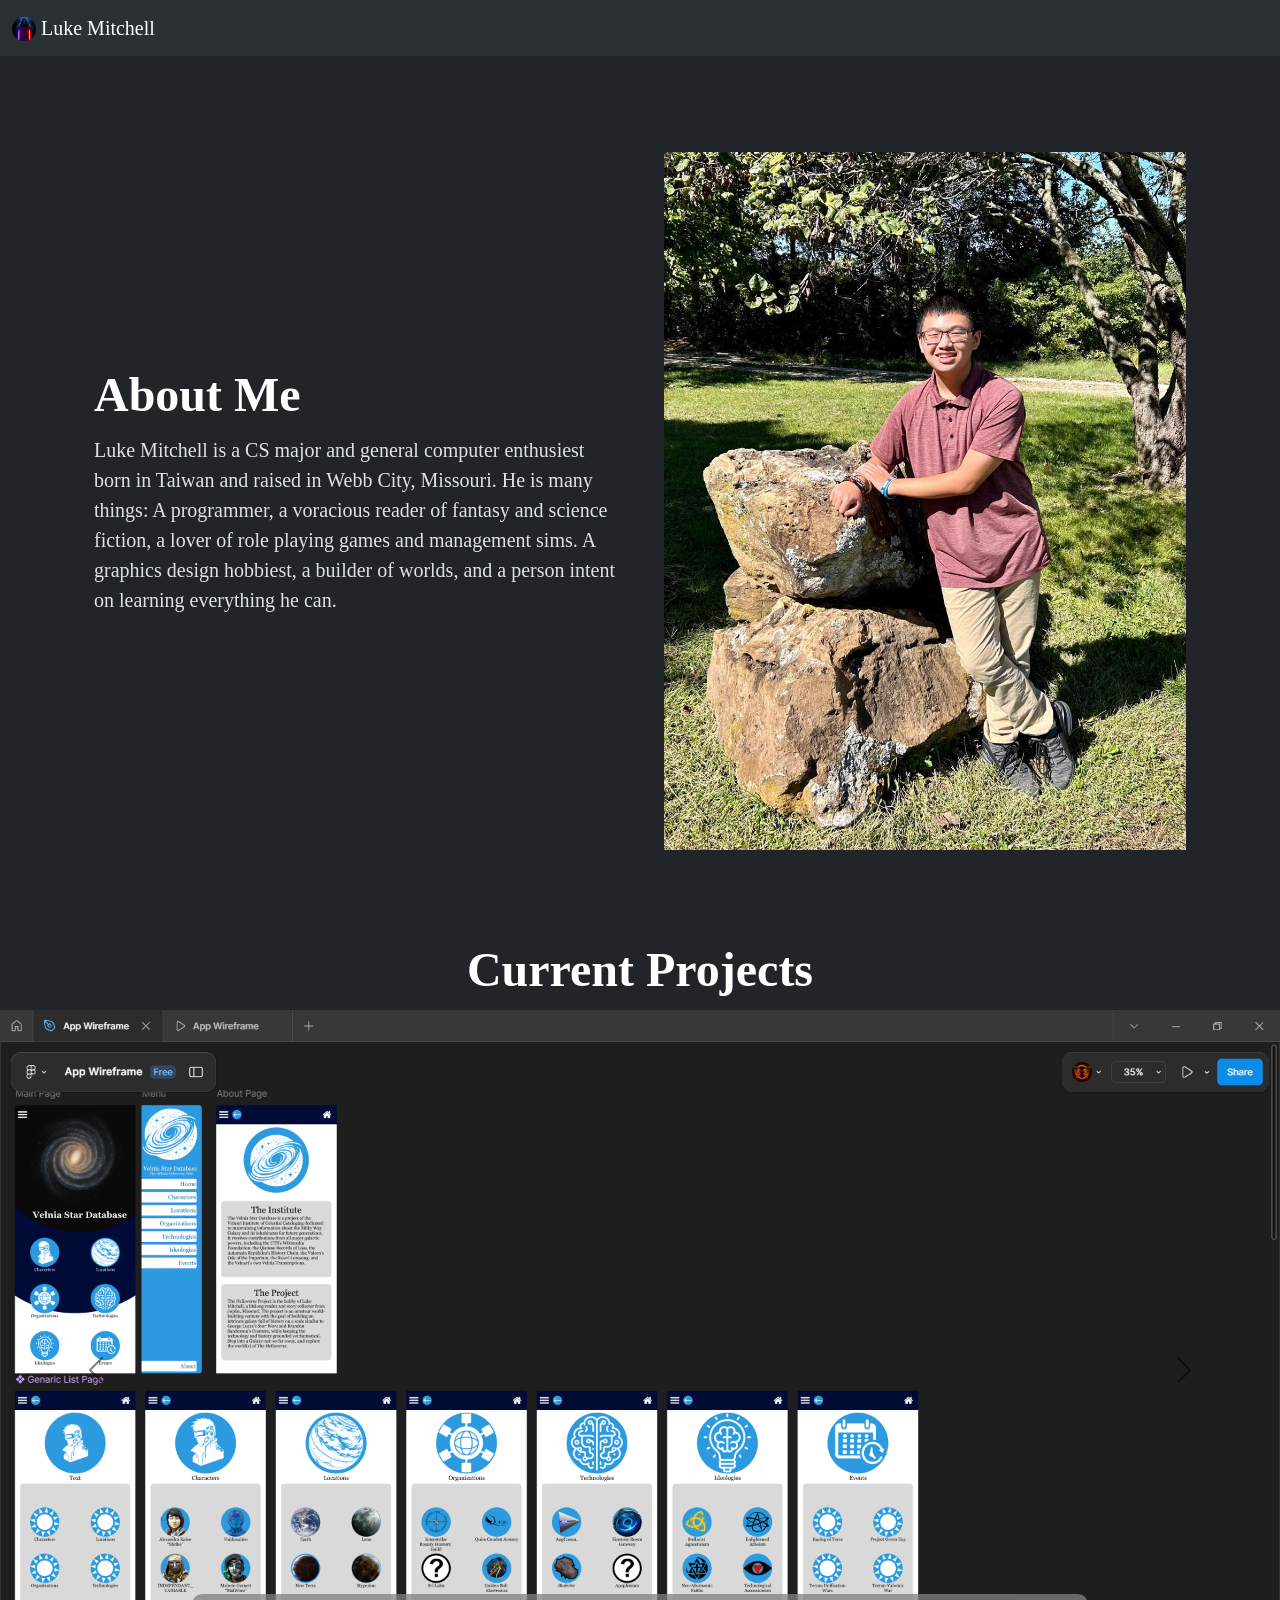
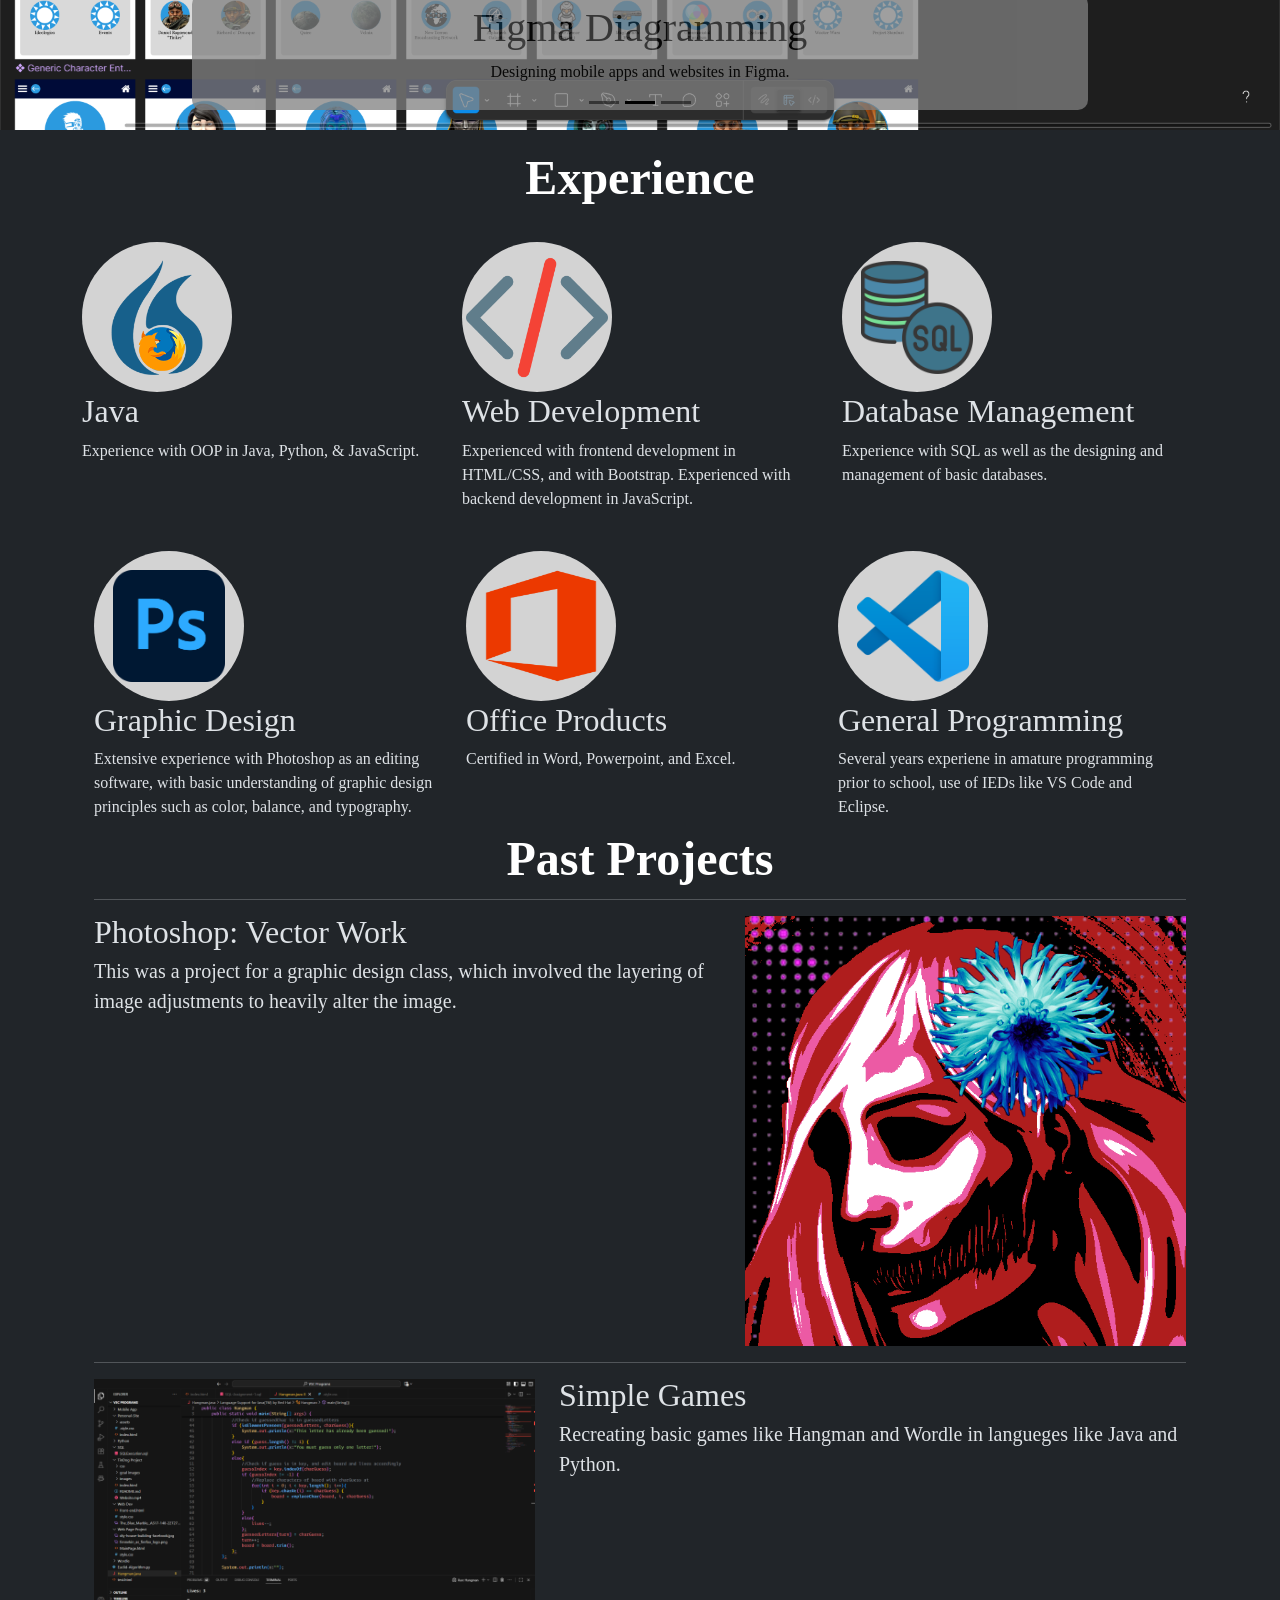
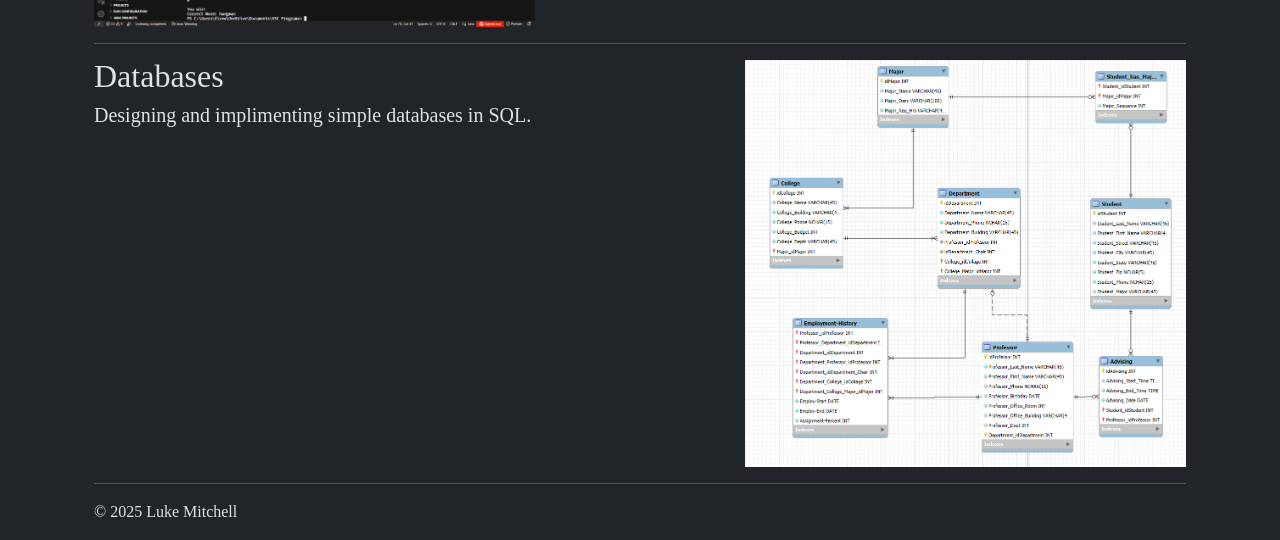
<file: index.html>
<!DOCTYPE html>
<html lang="en">
  <head>
    <meta charset="UTF-8" />
    <meta name="viewport" content="width=device-width, initial-scale=1.0" />
    <title>Personal Website</title>
    <link
      href="https://cdn.jsdelivr.net/npm/bootstrap@5.3.8/dist/css/bootstrap.min.css"
      rel="stylesheet"
      integrity="sha384-sRIl4kxILFvY47J16cr9ZwB07vP4J8+LH7qKQnuqkuIAvNWLzeN8tE5YBujZqJLB"
      crossorigin="anonymous"
    />
    <link href=".style.css" rel="stylesheet" />
  </head>
  <body data-bs-theme="dark" style="font-family: Georgia, 'Times New Roman', Times, serif;">
    <!-- Header -->
    <nav class="navbar sticky-top bg-body-tertiary">
      <div class="container-fluid" style="align-items: center;">
        <a class="navbar-brand" href="#">
          <img
            src="./assets/ProfilePic.png"
            alt="Logo"
            height="24"
            class="d-inline-block align-text-top"
          />
          Luke Mitchell
        </a>
      </div>
    </nav>

    <!-- Introduction -->
    <div class="container col-xxl-8 px-4 py-5">
      <div class="row flex-lg-row-reverse align-items-center g-5 py-5">
        <div class="col-10 col-sm-8 col-lg-6">
          <img
            src="./assets/lmitchell-profile.png"
            class="d-block mx-lg-auto img-fluid"
            alt="Bootstrap Themes"
            width="700"
            height="500"
            loading="lazy"
          />
        </div>
        <div class="col-lg-6">
          <h1 class="display-5 fw-bold text-body-emphasis lh-1 mb-3">
            About Me
          </h1>
          <p class="lead">
            Luke Mitchell is a CS major and general computer enthusiest born in
            Taiwan and raised in Webb City, Missouri. He is many things: A
            programmer, a voracious reader of fantasy and science fiction, a
            lover of role playing games and management sims. A graphics design
            hobbiest, a builder of worlds, and a person intent on learning
            everything he can.
          </p>
        </div>
      </div>
    </div>

    <!-- Projects -->
    <div class="col-lg-12">
      <h1
        class="display-5 fw-bold text-body-emphasis lh-1 mb-3"
        style="text-align: center"
      >
        Current Projects
      </h1>
    </div>
    <main>
      <div
        id="myCarousel"
        class="carousel slide mb-6 pointer-event"
        data-bs-ride="carousel"
      >
        <div class="carousel-indicators">
          <button
            type="button"
            data-bs-target="#myCarousel"
            data-bs-slide-to="0"
            class=""
            aria-label="Slide 1"
          ></button>
          <button
            type="button"
            data-bs-target="#myCarousel"
            data-bs-slide-to="1"
            aria-label="Slide 2"
            class="active"
            aria-current="true"
          ></button>
          <button
            type="button"
            data-bs-target="#myCarousel"
            data-bs-slide-to="2"
            aria-label="Slide 3"
            class=""
          ></button>
        </div>
        <div class="carousel-inner">
          <div class="carousel-item">
            <img
              src="./assets/bootstrap.png"
              class="bd-placeholder-img"
              height="100%"
              preserveAspectRatio="xMidYMid slice"
              width="100%">
            <rect
              width="100%"
              height="100%"
              fill="var(--bs-secondary-color)"
            ></rect>
          </img>
            <div class="container">
              <div class="carousel-caption text-start opacity-75" style="background-color: grey; border-radius: 10px;
              padding: 10px;">
                <h1>Bootstrap Experimentation</h1>
                <p class="opacity-75">
                  Using Bootstrap components to create professional looking websites.
                </p>
              </div>
            </div>
          </div>
          <div class="carousel-item active">
            <img
              src="./assets/Figma.png"
              class="bd-placeholder-img"
              height="100%"
              preserveAspectRatio="xMidYMid slice"
              width="100%"
            >
              <rect
                width="100%"
                height="100%"
                fill="var(--bs-secondary-color)"
              ></rect>
          </img>
            <div class="container">
              <div class="carousel-caption opacity-75" style="background-color: grey; border-radius: 10px;
              padding: 10px;">
                <h1>Figma Diagramming</h1>
                <p>
                  Designing mobile apps and websites in Figma.
                </p>
              </div>
            </div>
          </div>
          <div class="carousel-item">
            <img
              src="./assets/helioverse.png"
              class="bd-placeholder-img"
              height="100%"
              preserveAspectRatio="xMidYMid slice"
              width="100%"
            >
              <rect
                width="100%"
                height="100%"
                fill="var(--bs-secondary-color)"
              ></rect>
          </img>
            <div class="container">
              <div class="carousel-caption text-end opacity-75" style="background-color: grey; border-radius: 10px;
              padding: 10px;">
                <h1>The Helioverse</h1>
                <p>
                  Developing an in depth sci-fi setting utilizing a number of tools.
                </p>
              </div>
            </div>
          </div>
        </div>
        <button
          class="carousel-control-prev"
          type="button"
          data-bs-target="#myCarousel"
          data-bs-slide="prev"
        >
          <span class="carousel-control-prev-icon" aria-hidden="true"></span>
          <span class="visually-hidden">Previous</span>
        </button>
        <button
          class="carousel-control-next"
          type="button"
          data-bs-target="#myCarousel"
          data-bs-slide="next"
        >
          <span class="carousel-control-next-icon" aria-hidden="true"></span>
          <span class="visually-hidden">Next</span>
        </button>
      </div>
    </main>
      <br>

      <!-- Experience -->
      <div>
        <h1 class="display-5 fw-bold text-body-emphasis lh-1 mb-3" style="text-align: center">
            Experience
        </h1>
      </div>
      <br>
      <div class="container marketing">
        <!-- Three columns of text below the carousel -->
        <div class="row">
          <div class="col-lg-4">
            <div class="circular-background">   
                <img src="./assets/Javafox.png" class="icon-image">
            </div>
            <h2 class="fw-normal">Java</h2>
            <p>
              Experience with OOP in Java, Python, & JavaScript.
            </p>
          </div>
          <!-- /.col-lg-4 -->
          <div class="col-lg-4">
            <div class="circular-background">   
                <img src="./assets/code.png" class="icon-image">
            </div>
            <h2 class="fw-normal">Web Development</h2>
            <p>
              Experienced with frontend development in HTML/CSS, and with Bootstrap. Experienced with backend development in JavaScript.
            </p>
          </div>
          <!-- /.col-lg-4 -->
          <div class="col-lg-4">
            <div class="circular-background">   
                <img src="./assets/sql.png" class="icon-image" style="width: 75%; height: 75%;">
            </div>
            <h2 class="fw-normal">Database Management</h2>
            <p>
              Experience with SQL as well as the designing and management of basic databases.
            </p>
          </div>
          <!-- /.col-lg-4 -->
        </div>
        <!-- /.row -->
         <br>
         <div class="container marketing">
        <!-- Three columns of text below the carousel -->
        <div class="row">
          <div class="col-lg-4">
            <div class="circular-background">   
                <img src="./assets/photoshop.png" class="icon-image" style="width: 75%; height: 75%;">
            </div>
            <h2 class="fw-normal">Graphic Design</h2>
            <p>
              Extensive experience with Photoshop as an editing software, with basic understanding of graphic design principles such as color, balance, and typography.
            </p>
          </div>
          <!-- /.col-lg-4 -->
          <div class="col-lg-4">
            <div class="circular-background">   
                <img src="./assets/office.png" class="icon-image" style="width: 75%; height: 75%;">
            </div>
            <h2 class="fw-normal">Office Products</h2>
            <p>
              Certified in Word, Powerpoint, and Excel.
            </p>
          </div>
          <!-- /.col-lg-4 -->
          <div class="col-lg-4">
            <div class="circular-background">   
                <img src="./assets/vscode.png" class="icon-image" style="width: 75%; height: 75%;">
            </div>
            <h2 class="fw-normal">General Programming</h2>
            <p>
              Several years experiene in amature programming prior to school, use of IEDs like VS Code and Eclipse.
            </p>
          </div>
          <!-- /.col-lg-4 -->
        </div>
        <!-- /.row -->


        <!-- START THE FEATURETTES -->
        <div>
            <h1 class="display-5 fw-bold text-body-emphasis lh-1 mb-3" style="text-align: center">
                Past Projects
            </h1>
        </div>
        <hr class="featurette-divider" />
        <div class="row featurette">
          <div class="col-md-7">
            <h2 class="featurette-heading fw-normal lh-1">
              Photoshop: Vector Work
              <span class="text-body-secondary"></span>
            </h2>
            <p class="lead">
              This was a project for a graphic design class, which involved the layering of image adjustments to heavily alter the image.
            </p>
          </div>
          <div class="col-md-5">
            <img
              class="bd-placeholder-img bd-placeholder-img-lg featurette-image img-fluid mx-auto"
              height="500"
              preserveAspectRatio="xMidYMid slice"
              role="img"
              width="500"
              src="./assets/Abeloth-cropped.png"
            >
              <rect
                width="100%"
                height="100%"
                fill="var(--bs-secondary-bg)"
              ></rect>
            </img>
          </div>
        </div>
        <hr class="featurette-divider" />
        <div class="row featurette">
          <div class="col-md-7 order-md-2">
            <h2 class="featurette-heading fw-normal lh-1">
              Simple Games
              <span class="text-body-secondary"></span>
            </h2>
            <p class="lead">
              Recreating basic games like Hangman and Wordle in langueges like Java and Python.
            </p>
          </div>
          <div class="col-md-5 order-md-1">
            <img
              class="bd-placeholder-img bd-placeholder-img-lg featurette-image img-fluid mx-auto"
              height="500"
              preserveAspectRatio="xMidYMid slice"
              role="img"
              width="500"
              src="./assets/Hangman.png"
            >
              <rect
                width="100%"
                height="100%"
                fill="var(--bs-secondary-bg)"
              ></rect>
          </img>
          </div>
        </div>
        <hr class="featurette-divider" />
        <div class="row featurette">
          <div class="col-md-7">
            <h2 class="featurette-heading fw-normal lh-1">
              Databases
              <span class="text-body-secondary"></span>
            </h2>
            <p class="lead">
              Designing and implimenting simple databases in SQL.
            </p>
          </div>
          <div class="col-md-5">
            <img
              class="bd-placeholder-img bd-placeholder-img-lg featurette-image img-fluid mx-auto"
              height="500"
              preserveAspectRatio="xMidYMid slice"
              role="img"
              width="500"
              src="./assets/Database.png"
            >
              <rect
                width="100%"
                height="100%"
                fill="var(--bs-secondary-bg)"
              ></rect>
            </img>
          </div>
        </div>
        <hr class="featurette-divider" />
        <!-- /END THE FEATURETTES -->
      </div>
      <!-- /.container -->
      <!-- FOOTER -->
      <footer class="container">
        <p>
          © 2025 Luke Mitchell
        </p>
      </footer>
      <script
        src="https://cdn.jsdelivr.net/npm/bootstrap@5.3.8/dist/js/bootstrap.bundle.min.js"
        integrity="sha384-FKyoEForCGlyvwx9Hj09JcYn3nv7wiPVlz7YYwJrWVcXK/BmnVDxM+D2scQbITxI"
        crossorigin="anonymous"
      ></script>
    </main>
  </body>
</html>
</file>
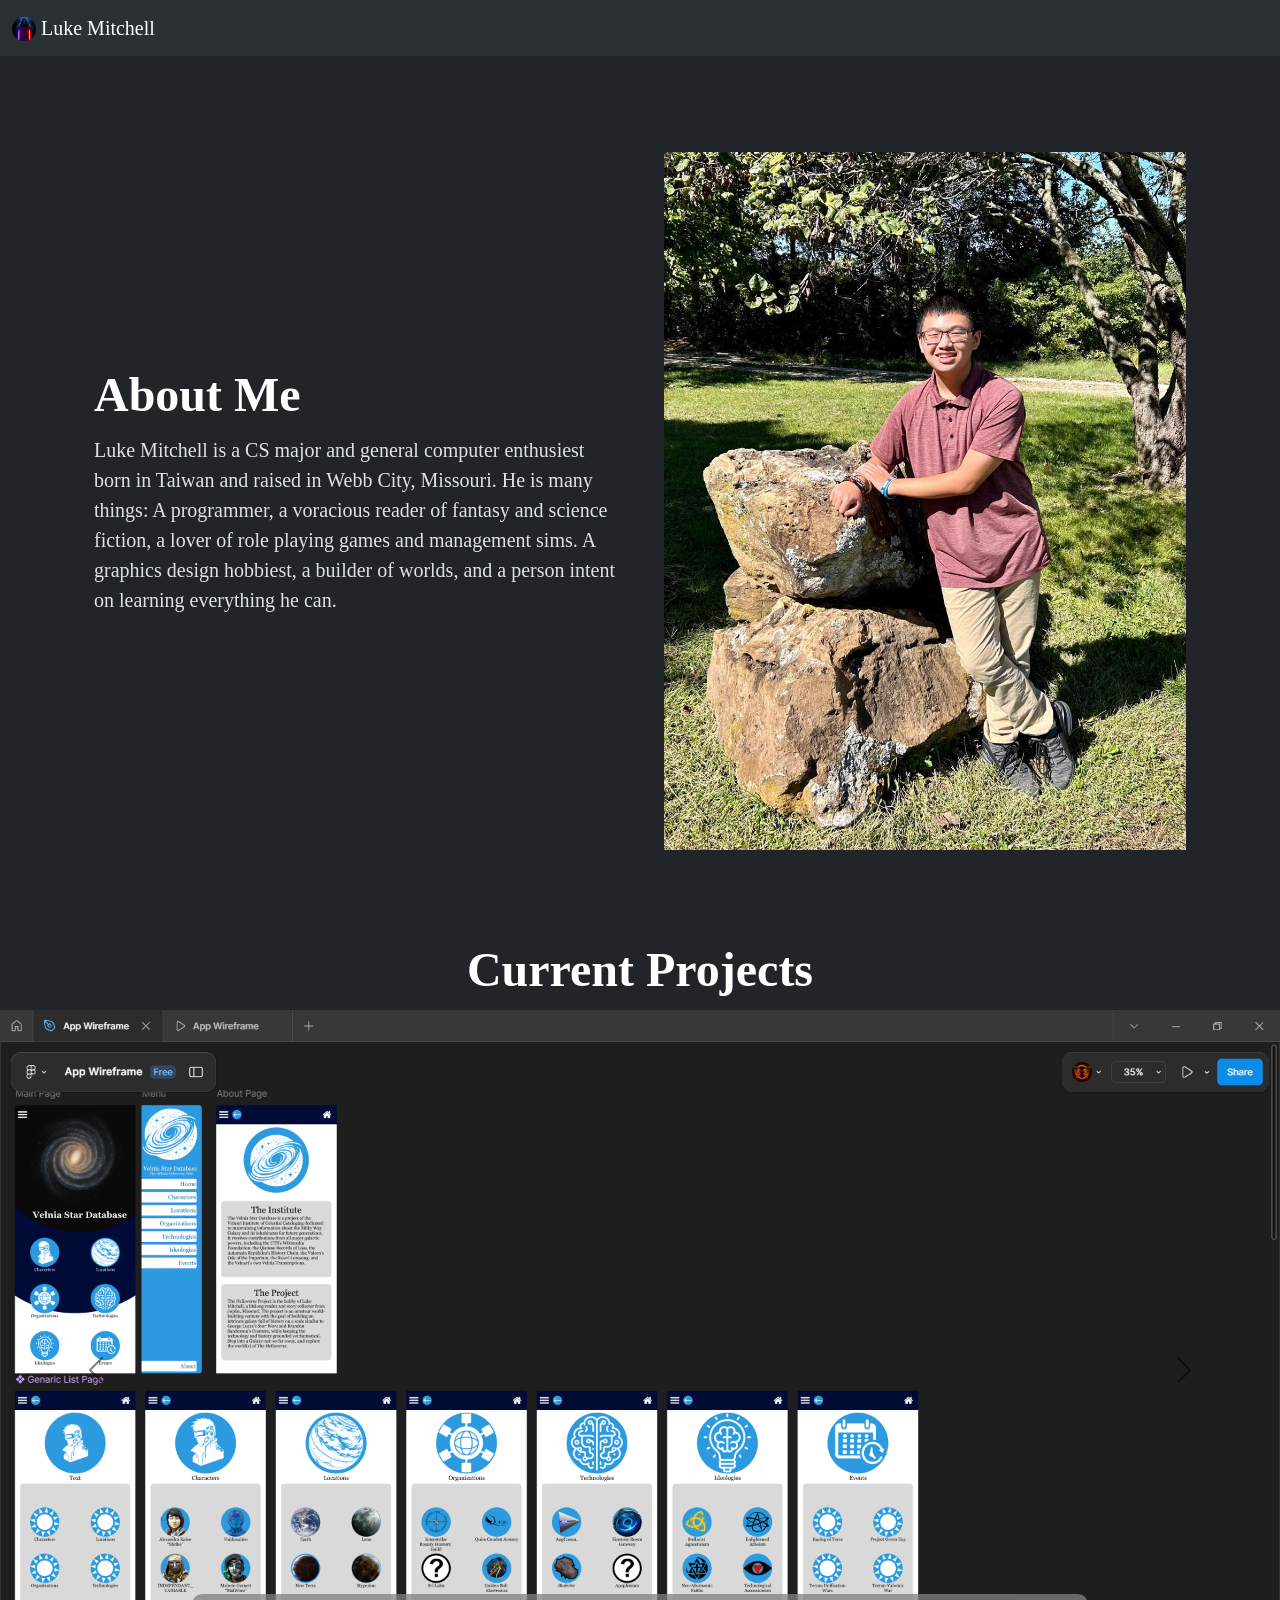
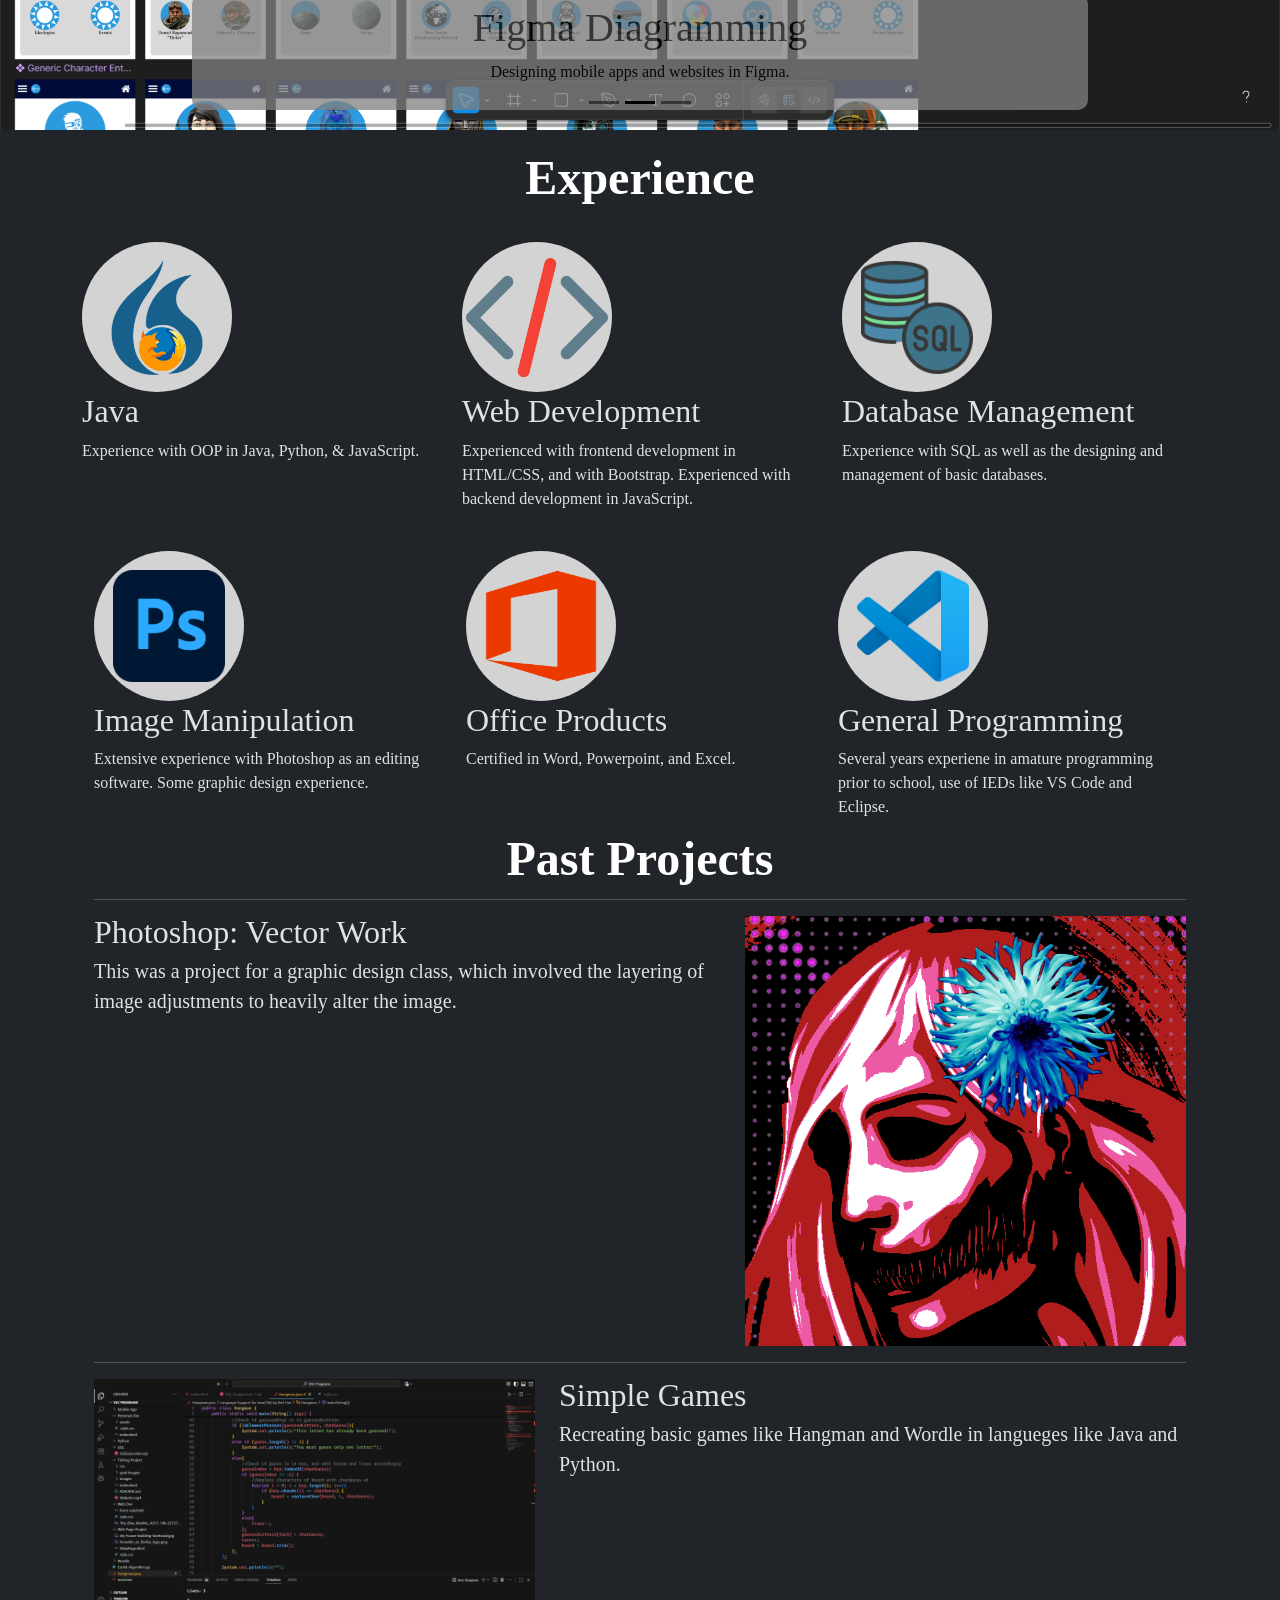
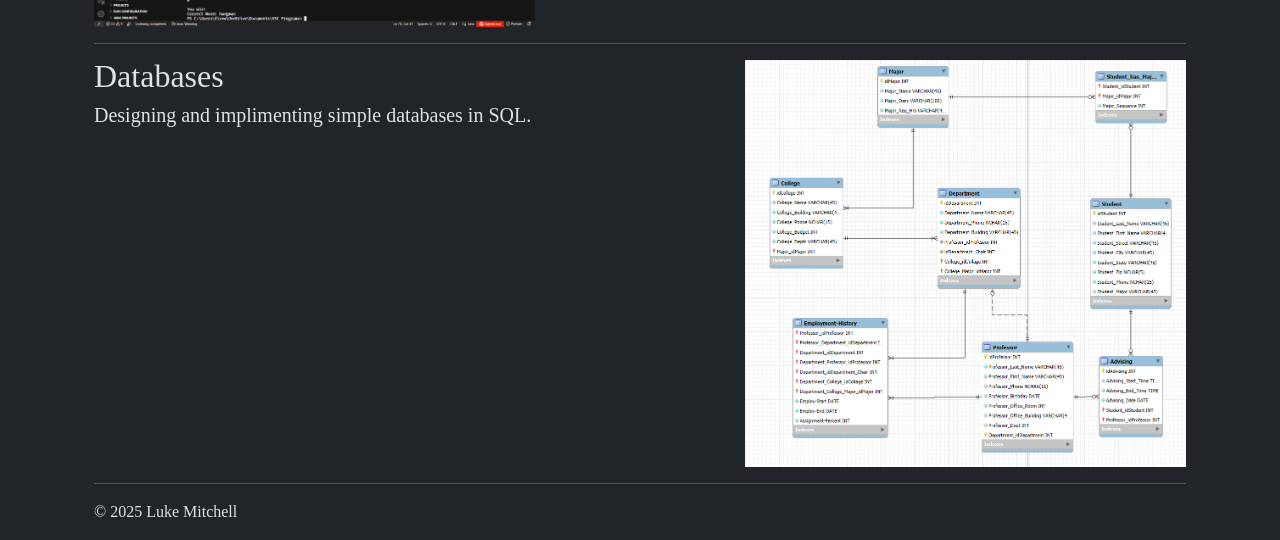
<file: homepage.html>
<!DOCTYPE html>
<html lang="en">
  <head>
    <meta charset="UTF-8" />
    <meta name="viewport" content="width=device-width, initial-scale=1.0" />
    <title>Personal Website</title>
    <link
      href="https://cdn.jsdelivr.net/npm/bootstrap@5.3.8/dist/css/bootstrap.min.css"
      rel="stylesheet"
      integrity="sha384-sRIl4kxILFvY47J16cr9ZwB07vP4J8+LH7qKQnuqkuIAvNWLzeN8tE5YBujZqJLB"
      crossorigin="anonymous"
    />
    <link href=".style.css" rel="stylesheet" />
  </head>
  <body data-bs-theme="dark" style="font-family: Georgia, 'Times New Roman', Times, serif;">
    <!-- Header -->
    <nav class="navbar sticky-top bg-body-tertiary">
      <div class="container-fluid" style="align-items: center;">
        <a class="navbar-brand" href="#">
          <img
            src="./assets/ProfilePic.png"
            alt="Logo"
            height="24"
            class="d-inline-block align-text-top"
          />
          Luke Mitchell
        </a>
      </div>
    </nav>

    <!-- Introduction -->
    <div class="container col-xxl-8 px-4 py-5">
      <div class="row flex-lg-row-reverse align-items-center g-5 py-5">
        <div class="col-10 col-sm-8 col-lg-6">
          <img
            src="./assets/lmitchell-profile.png"
            class="d-block mx-lg-auto img-fluid"
            alt="Bootstrap Themes"
            width="700"
            height="500"
            loading="lazy"
          />
        </div>
        <div class="col-lg-6">
          <h1 class="display-5 fw-bold text-body-emphasis lh-1 mb-3">
            About Me
          </h1>
          <p class="lead">
            Luke Mitchell is a CS major and general computer enthusiest born in
            Taiwan and raised in Webb City, Missouri. He is many things: A
            programmer, a voracious reader of fantasy and science fiction, a
            lover of role playing games and management sims. A graphics design
            hobbiest, a builder of worlds, and a person intent on learning
            everything he can.
          </p>
        </div>
      </div>
    </div>

    <!-- Projects -->
    <div class="col-lg-12">
      <h1
        class="display-5 fw-bold text-body-emphasis lh-1 mb-3"
        style="text-align: center"
      >
        Current Projects
      </h1>
    </div>
    <main>
      <div
        id="myCarousel"
        class="carousel slide mb-6 pointer-event"
        data-bs-ride="carousel"
      >
        <div class="carousel-indicators">
          <button
            type="button"
            data-bs-target="#myCarousel"
            data-bs-slide-to="0"
            class=""
            aria-label="Slide 1"
          ></button>
          <button
            type="button"
            data-bs-target="#myCarousel"
            data-bs-slide-to="1"
            aria-label="Slide 2"
            class="active"
            aria-current="true"
          ></button>
          <button
            type="button"
            data-bs-target="#myCarousel"
            data-bs-slide-to="2"
            aria-label="Slide 3"
            class=""
          ></button>
        </div>
        <div class="carousel-inner">
          <div class="carousel-item">
            <img
              src="./assets/bootstrap.png"
              class="bd-placeholder-img"
              height="100%"
              preserveAspectRatio="xMidYMid slice"
              width="100%">
            <rect
              width="100%"
              height="100%"
              fill="var(--bs-secondary-color)"
            ></rect>
          </img>
            <div class="container">
              <div class="carousel-caption text-start opacity-75" style="background-color: grey; border-radius: 10px;
              padding: 10px;">
                <h1>Bootstrap Experimentation</h1>
                <p class="opacity-75">
                  Using Bootstrap components to create professional looking websites.
                </p>
              </div>
            </div>
          </div>
          <div class="carousel-item active">
            <img
              src="./assets/Figma.png"
              class="bd-placeholder-img"
              height="100%"
              preserveAspectRatio="xMidYMid slice"
              width="100%"
            >
              <rect
                width="100%"
                height="100%"
                fill="var(--bs-secondary-color)"
              ></rect>
          </img>
            <div class="container">
              <div class="carousel-caption opacity-75" style="background-color: grey; border-radius: 10px;
              padding: 10px;">
                <h1>Figma Diagramming</h1>
                <p>
                  Designing mobile apps and websites in Figma.
                </p>
              </div>
            </div>
          </div>
          <div class="carousel-item">
            <img
              src="./assets/helioverse.png"
              class="bd-placeholder-img"
              height="100%"
              preserveAspectRatio="xMidYMid slice"
              width="100%"
            >
              <rect
                width="100%"
                height="100%"
                fill="var(--bs-secondary-color)"
              ></rect>
          </img>
            <div class="container">
              <div class="carousel-caption text-end opacity-75" style="background-color: grey; border-radius: 10px;
              padding: 10px;">
                <h1>The Helioverse</h1>
                <p>
                  Developing an in depth sci-fi setting utilizing a number of tools.
                </p>
              </div>
            </div>
          </div>
        </div>
        <button
          class="carousel-control-prev"
          type="button"
          data-bs-target="#myCarousel"
          data-bs-slide="prev"
        >
          <span class="carousel-control-prev-icon" aria-hidden="true"></span>
          <span class="visually-hidden">Previous</span>
        </button>
        <button
          class="carousel-control-next"
          type="button"
          data-bs-target="#myCarousel"
          data-bs-slide="next"
        >
          <span class="carousel-control-next-icon" aria-hidden="true"></span>
          <span class="visually-hidden">Next</span>
        </button>
      </div>
    </main>
      <br>

      <!-- Experience -->
      <div>
        <h1 class="display-5 fw-bold text-body-emphasis lh-1 mb-3" style="text-align: center">
            Experience
        </h1>
      </div>
      <br>
      <div class="container marketing">
        <!-- Three columns of text below the carousel -->
        <div class="row">
          <div class="col-lg-4">
            <div class="circular-background">   
                <img src="./assets/Javafox.png" class="icon-image">
            </div>
            <h2 class="fw-normal">Java</h2>
            <p>
              Experience with OOP in Java, Python, & JavaScript.
            </p>
          </div>
          <!-- /.col-lg-4 -->
          <div class="col-lg-4">
            <div class="circular-background">   
                <img src="./assets/code.png" class="icon-image">
            </div>
            <h2 class="fw-normal">Web Development</h2>
            <p>
              Experienced with frontend development in HTML/CSS, and with Bootstrap. Experienced with backend development in JavaScript.
            </p>
          </div>
          <!-- /.col-lg-4 -->
          <div class="col-lg-4">
            <div class="circular-background">   
                <img src="./assets/sql.png" class="icon-image" style="width: 75%; height: 75%;">
            </div>
            <h2 class="fw-normal">Database Management</h2>
            <p>
              Experience with SQL as well as the designing and management of basic databases.
            </p>
          </div>
          <!-- /.col-lg-4 -->
        </div>
        <!-- /.row -->
         <br>
         <div class="container marketing">
        <!-- Three columns of text below the carousel -->
        <div class="row">
          <div class="col-lg-4">
            <div class="circular-background">   
                <img src="./assets/photoshop.png" class="icon-image" style="width: 75%; height: 75%;">
            </div>
            <h2 class="fw-normal">Image Manipulation</h2>
            <p>
              Extensive experience with Photoshop as an editing software. Some graphic design experience.
            </p>
          </div>
          <!-- /.col-lg-4 -->
          <div class="col-lg-4">
            <div class="circular-background">   
                <img src="./assets/office.png" class="icon-image" style="width: 75%; height: 75%;">
            </div>
            <h2 class="fw-normal">Office Products</h2>
            <p>
              Certified in Word, Powerpoint, and Excel.
            </p>
          </div>
          <!-- /.col-lg-4 -->
          <div class="col-lg-4">
            <div class="circular-background">   
                <img src="./assets/vscode.png" class="icon-image" style="width: 75%; height: 75%;">
            </div>
            <h2 class="fw-normal">General Programming</h2>
            <p>
              Several years experiene in amature programming prior to school, use of IEDs like VS Code and Eclipse.
            </p>
          </div>
          <!-- /.col-lg-4 -->
        </div>
        <!-- /.row -->


        <!-- START THE FEATURETTES -->
        <div>
            <h1 class="display-5 fw-bold text-body-emphasis lh-1 mb-3" style="text-align: center">
                Past Projects
            </h1>
        </div>
        <hr class="featurette-divider" />
        <div class="row featurette">
          <div class="col-md-7">
            <h2 class="featurette-heading fw-normal lh-1">
              Photoshop: Vector Work
              <span class="text-body-secondary"></span>
            </h2>
            <p class="lead">
              This was a project for a graphic design class, which involved the layering of image adjustments to heavily alter the image.
            </p>
          </div>
          <div class="col-md-5">
            <img
              class="bd-placeholder-img bd-placeholder-img-lg featurette-image img-fluid mx-auto"
              height="500"
              preserveAspectRatio="xMidYMid slice"
              role="img"
              width="500"
              src="./assets/Abeloth-cropped.png"
            >
              <rect
                width="100%"
                height="100%"
                fill="var(--bs-secondary-bg)"
              ></rect>
            </img>
          </div>
        </div>
        <hr class="featurette-divider" />
        <div class="row featurette">
          <div class="col-md-7 order-md-2">
            <h2 class="featurette-heading fw-normal lh-1">
              Simple Games
              <span class="text-body-secondary"></span>
            </h2>
            <p class="lead">
              Recreating basic games like Hangman and Wordle in langueges like Java and Python.
            </p>
          </div>
          <div class="col-md-5 order-md-1">
            <img
              class="bd-placeholder-img bd-placeholder-img-lg featurette-image img-fluid mx-auto"
              height="500"
              preserveAspectRatio="xMidYMid slice"
              role="img"
              width="500"
              src="./assets/Hangman.png"
            >
              <rect
                width="100%"
                height="100%"
                fill="var(--bs-secondary-bg)"
              ></rect>
          </img>
          </div>
        </div>
        <hr class="featurette-divider" />
        <div class="row featurette">
          <div class="col-md-7">
            <h2 class="featurette-heading fw-normal lh-1">
              Databases
              <span class="text-body-secondary"></span>
            </h2>
            <p class="lead">
              Designing and implimenting simple databases in SQL.
            </p>
          </div>
          <div class="col-md-5">
            <img
              class="bd-placeholder-img bd-placeholder-img-lg featurette-image img-fluid mx-auto"
              height="500"
              preserveAspectRatio="xMidYMid slice"
              role="img"
              width="500"
              src="./assets/Database.png"
            >
              <rect
                width="100%"
                height="100%"
                fill="var(--bs-secondary-bg)"
              ></rect>
            </img>
          </div>
        </div>
        <hr class="featurette-divider" />
        <!-- /END THE FEATURETTES -->
      </div>
      <!-- /.container -->
      <!-- FOOTER -->
      <footer class="container">
        <p>
          © 2025 Luke Mitchell
        </p>
      </footer>
      <script
        src="https://cdn.jsdelivr.net/npm/bootstrap@5.3.8/dist/js/bootstrap.bundle.min.js"
        integrity="sha384-FKyoEForCGlyvwx9Hj09JcYn3nv7wiPVlz7YYwJrWVcXK/BmnVDxM+D2scQbITxI"
        crossorigin="anonymous"
      ></script>
    </main>
  </body>
</html>
</file>
<file: .style.css>
.carousel .item {
  height: 300px;
}

.item img {
    position: absolute;
    top: 0;
    left: 0;
    min-height: 300px;
}

.circular-background {
  background-color: lightgrey;
  width: 150px; /* Set a fixed width */
  height: 150px; /* Set a fixed height equal to the width for a perfect circle */
  border-radius: 50%; /* Makes the div circular */
  overflow: hidden; /* Hides any part of the image that extends beyond the circular shape */
  justify-content: center;
  align-items: center;
  display: flex;
}

.icon-image {
    width: 95%;
}
</file>
